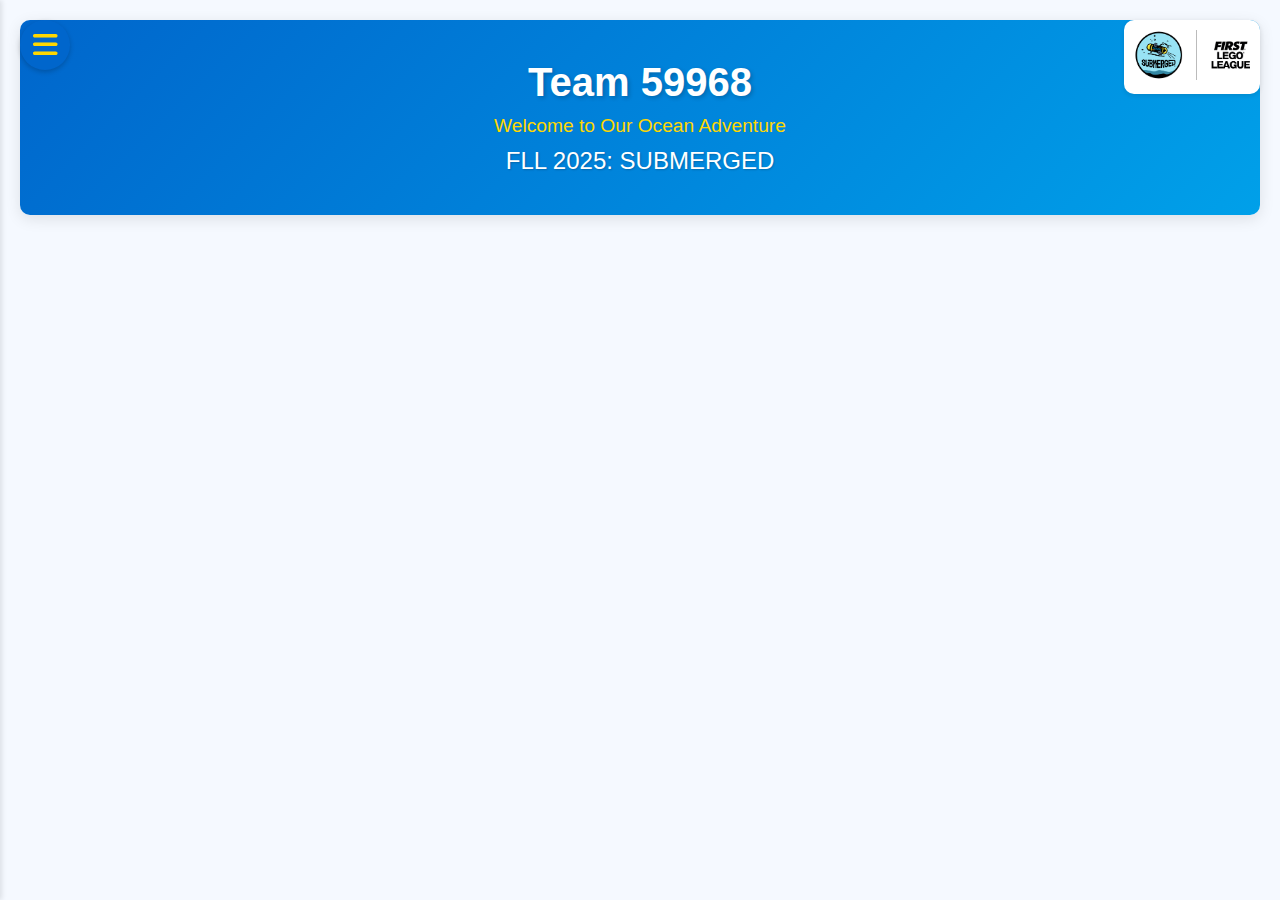
<file: index.html>
<!DOCTYPE html>
<html lang="en">
<head>
    <meta charset="UTF-8">
    <meta name="viewport" content="width=device-width, initial-scale=1.0">
    <title>Team 59968 - FLL Website</title>
    <link rel="stylesheet" href="styles.css">
    <link rel="stylesheet" href="https://cdnjs.cloudflare.com/ajax/libs/font-awesome/6.0.0/css/all.min.css">
</head>
<body>
    <!-- Dynamic Background -->
    <div class="dynamic-background">
        <div class="dynamic-grid"></div>
        <div class="dynamic-particle"></div>
        <div class="dynamic-particle"></div>
        <div class="dynamic-particle"></div>
        <div class="dynamic-particle"></div>
        <div class="dynamic-particle"></div>
    </div>

    <!-- Navigation Menu -->
    <div class="menu-btn">
        <i class="fas fa-bars"></i>
    </div>

    <!-- Sidebar Navigation -->
    <div class="sidebar">
        <div class="sidebar-content">
            <button class="nav-btn home-btn" onclick="window.location.href='index.html'">
                <i class="fas fa-home"></i> Home
            </button>
            <button class="nav-btn" onclick="window.location.href='about.html'">
                <i class="fas fa-info-circle"></i> About Us
            </button>
            <button class="nav-btn" onclick="window.location.href='team.html'">
                <i class="fas fa-users"></i> Team Members
            </button>
            <button class="nav-btn" onclick="window.location.href='contact.html'">
                <i class="fas fa-envelope"></i> Contact Us
            </button>
            <button class="nav-btn" onclick="window.location.href='competition.html'">
                <i class="fas fa-trophy"></i> Competition
            </button>
            <button class="nav-btn" onclick="window.location.href='mechanical.html'">
                <i class="fas fa-robot"></i> Mechanical Arms
            </button>
            <button class="nav-btn" onclick="window.location.href='programs.html'">
                <i class="fas fa-code"></i> Programs
            </button>
        </div>
    </div>

    <!-- Overlay for sidebar -->
    <div class="overlay"></div>

    <!-- Main Content -->
    <div class="main-content">
        <div class="team-banner">
            <h1 class="team-name">Team 59968</h1>
            <div class="welcome-text">Welcome to Our Ocean Adventure</div>
            <div class="season-theme">FLL 2025: SUBMERGED</div>
        </div>

        <div class="logo-container">
            <img src="Submerged.png" alt="FLL Logo" class="fll-logo">
        </div>
    </div>

    <script src="script.js"></script>
</body>
</html>
</file>
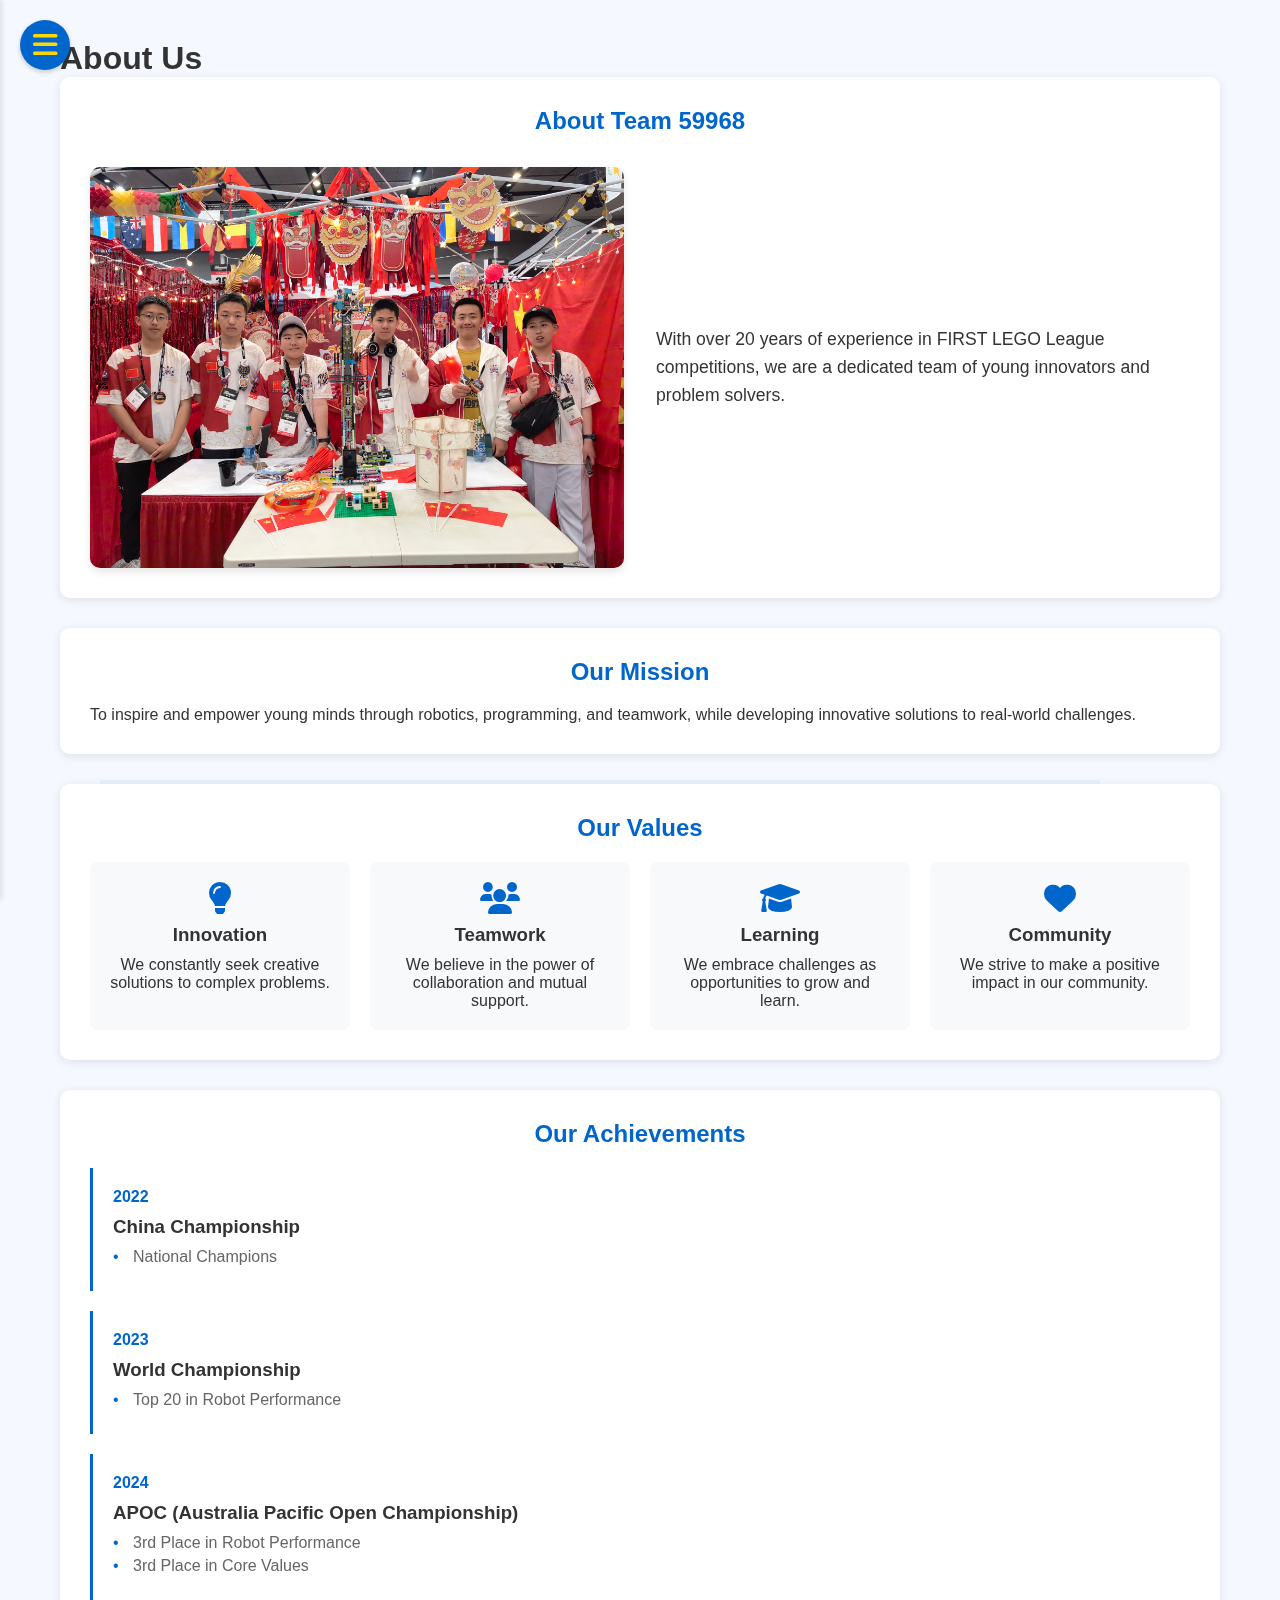
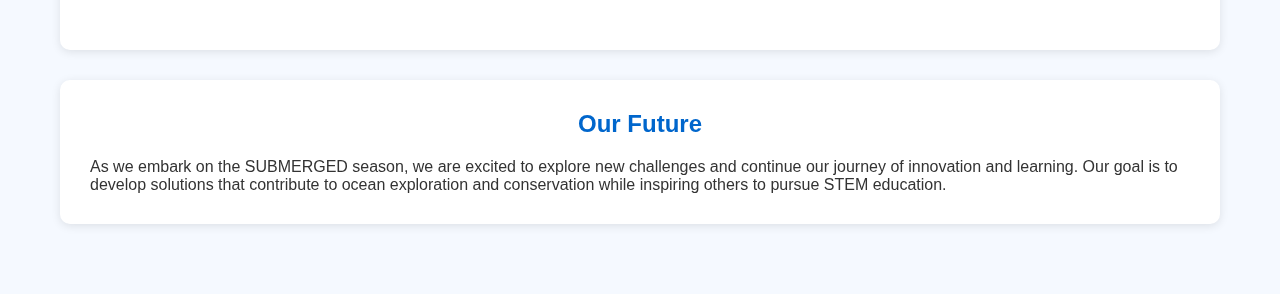
<file: about.html>
<!DOCTYPE html>
<html lang="en">
<head>
    <meta charset="UTF-8">
    <meta name="viewport" content="width=device-width, initial-scale=1.0">
    <title>About Us - FLL Team</title>
    <link rel="stylesheet" href="styles.css">
    <link rel="stylesheet" href="https://cdnjs.cloudflare.com/ajax/libs/font-awesome/6.0.0/css/all.min.css">
</head>
<body>
    <!-- Ocean Background Elements -->
    <div class="ocean-background">
        <div class="wave wave1"></div>
        <div class="wave wave2"></div>
        <div class="wave wave3"></div>
    </div>

    <!-- Navigation Menu -->
    <div class="menu-btn">
        <i class="fas fa-bars"></i>
    </div>

    <!-- Sidebar Navigation -->
    <div class="sidebar">
        <div class="sidebar-content">
            <button class="nav-btn home-btn" onclick="window.location.href='index.html'">
                <i class="fas fa-home"></i> Home
            </button>
            <button class="nav-btn" onclick="window.location.href='about.html'">
                <i class="fas fa-info-circle"></i> About Us
            </button>
            <button class="nav-btn" onclick="window.location.href='team.html'">
                <i class="fas fa-users"></i> Team Members
            </button>
            <button class="nav-btn" onclick="window.location.href='contact.html'">
                <i class="fas fa-envelope"></i> Contact Us
            </button>
            <button class="nav-btn" onclick="window.location.href='competition.html'">
                <i class="fas fa-trophy"></i> Competition
            </button>
        </div>
    </div>

    <!-- Overlay for sidebar -->
    <div class="overlay"></div>

    <!-- Main Content -->
    <div class="main-content">
        <div class="page-container">
            <h1>About Us</h1>
            
            <!-- Team Introduction -->
            <div class="about-section">
                <h2>About Team 59968</h2>
                <div class="about-content">
                    <div class="about-image">
                        <img src="2.jpg" alt="Team 59968" class="team-photo">
                    </div>
                    <div class="about-text">
                        <p>With over 20 years of experience in FIRST LEGO League competitions, we are a dedicated team of young innovators and problem solvers.</p>
                    </div>
                </div>
            </div>

            <!-- Mission Statement -->
            <div class="about-section">
                <h2>Our Mission</h2>
                <p>To inspire and empower young minds through robotics, programming, and teamwork, while developing innovative solutions to real-world challenges.</p>
            </div>

            <!-- Team Values -->
            <div class="about-section">
                <h2>Our Values</h2>
                <div class="values-grid">
                    <div class="value-card">
                        <i class="fas fa-lightbulb"></i>
                        <h3>Innovation</h3>
                        <p>We constantly seek creative solutions to complex problems.</p>
                    </div>
                    <div class="value-card">
                        <i class="fas fa-users"></i>
                        <h3>Teamwork</h3>
                        <p>We believe in the power of collaboration and mutual support.</p>
                    </div>
                    <div class="value-card">
                        <i class="fas fa-graduation-cap"></i>
                        <h3>Learning</h3>
                        <p>We embrace challenges as opportunities to grow and learn.</p>
                    </div>
                    <div class="value-card">
                        <i class="fas fa-heart"></i>
                        <h3>Community</h3>
                        <p>We strive to make a positive impact in our community.</p>
                    </div>
                </div>
            </div>

            <!-- Team Achievements -->
            <div class="about-section">
                <h2>Our Achievements</h2>
                <div class="achievements-timeline">
                    <div class="achievement-item">
                        <span class="achievement-year">2022</span>
                        <div class="achievement-content">
                            <h3>China Championship</h3>
                            <ul>
                                <li>National Champions</li>
                            </ul>
                        </div>
                    </div>
                    <div class="achievement-item">
                        <span class="achievement-year">2023</span>
                        <div class="achievement-content">
                            <h3>World Championship</h3>
                            <ul>
                                <li>Top 20 in Robot Performance</li>
                            </ul>
                        </div>
                    </div>
                    <div class="achievement-item">
                        <span class="achievement-year">2024</span>
                        <div class="achievement-content">
                            <h3>APOC (Australia Pacific Open Championship)</h3>
                            <ul>
                                <li>3rd Place in Robot Performance</li>
                                <li>3rd Place in Core Values</li>
                            </ul>
                        </div>
                    </div>
                </div>
            </div>

            <!-- Future Goals -->
            <div class="about-section">
                <h2>Our Future</h2>
                <p>As we embark on the SUBMERGED season, we are excited to explore new challenges and continue our journey of innovation and learning. Our goal is to develop solutions that contribute to ocean exploration and conservation while inspiring others to pursue STEM education.</p>
            </div>
        </div>
    </div>

    <script src="script.js"></script>
</body>
</html>
</file>
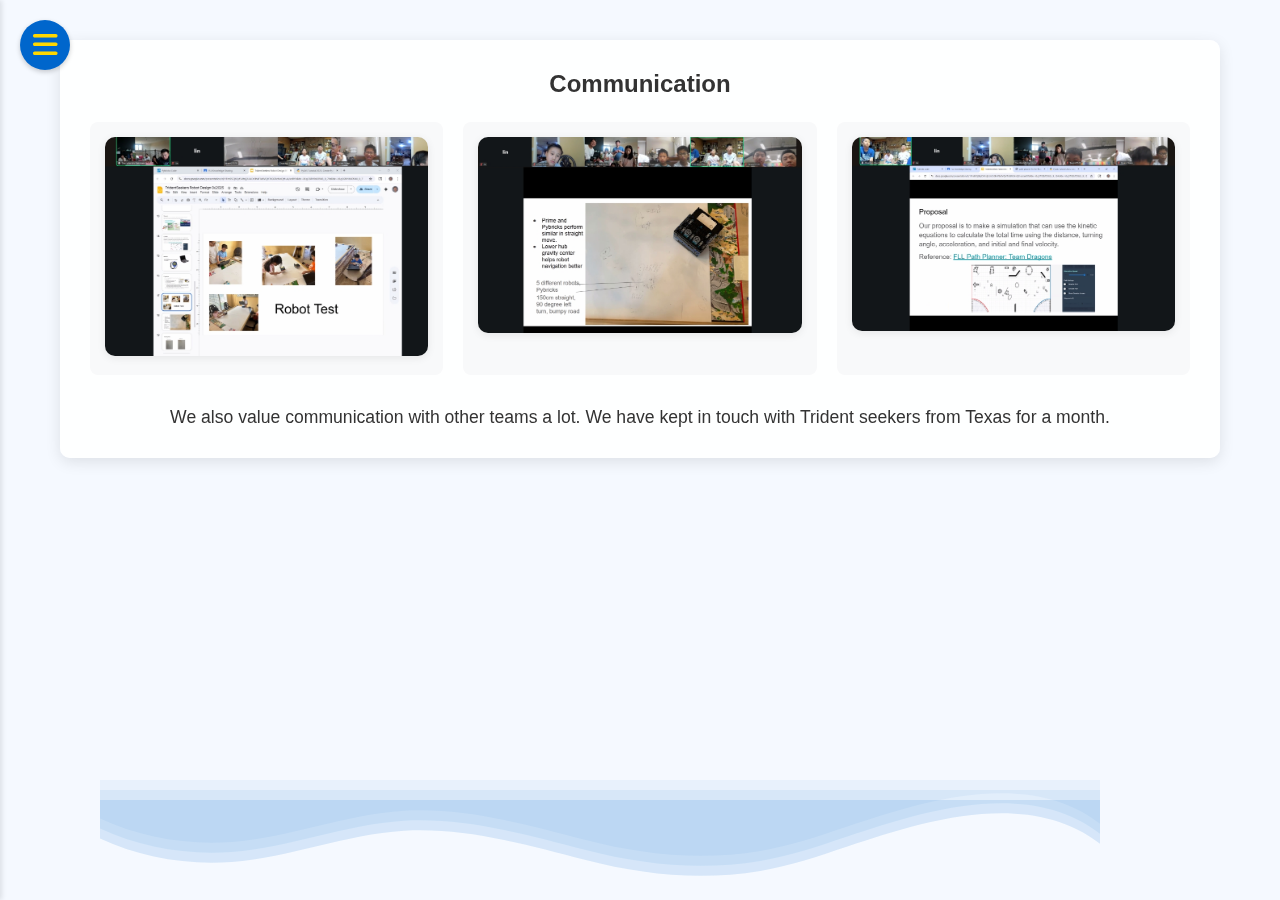
<file: Communication.html>
<!DOCTYPE html>
<html lang="en">
<head>
    <meta charset="UTF-8">
    <meta name="viewport" content="width=device-width, initial-scale=1.0">
    <title>Communication - FLL Team</title>
    <link rel="stylesheet" href="styles.css">
    <link rel="stylesheet" href="https://cdnjs.cloudflare.com/ajax/libs/font-awesome/6.0.0/css/all.min.css">
</head>
<body>
    <div class="ocean-background">
        <div class="wave wave1"></div>
        <div class="wave wave2"></div>
        <div class="wave wave3"></div>
    </div>
    <div class="menu-btn">
        <i class="fas fa-bars"></i>
    </div>
    <div class="sidebar">
        <div class="sidebar-content">
            <button class="nav-btn home-btn" onclick="window.location.href='index.html'">
                <i class="fas fa-home"></i> Home
            </button>
            <button class="nav-btn" onclick="window.location.href='about.html'">
                <i class="fas fa-info-circle"></i> About Us
            </button>
            <button class="nav-btn" onclick="window.location.href='team-members.html'">
                <i class="fas fa-users"></i> Team Members
            </button>
            <button class="nav-btn" onclick="window.location.href='contact.html'">
                <i class="fas fa-envelope"></i> Contact Us
            </button>
            <button class="nav-btn" onclick="window.location.href='competition.html'">
                <i class="fas fa-trophy"></i> Competition
            </button>
            <button class="nav-btn" onclick="window.location.href='Communication.html'">
                <i class="fas fa-comments"></i> Communication
            </button>
        </div>
    </div>
    <div class="overlay"></div>
    <div class="main-content">
        <div class="page-container">
            <div class="content-section">
                <h2 style="text-align:center; margin-bottom: 24px;">Communication</h2>
                <div class="gallery-grid">
                    <div class="gallery-item">
                        <img src="555.jpg" alt="Communication 1" style="width:100%; border-radius:10px; box-shadow:0 2px 8px rgba(0,0,0,0.08);">
                    </div>
                    <div class="gallery-item">
                        <img src="666.jpg" alt="Communication 2" style="width:100%; border-radius:10px; box-shadow:0 2px 8px rgba(0,0,0,0.08);">
                    </div>
                    <div class="gallery-item">
                        <img src="777.jpg" alt="Communication 3" style="width:100%; border-radius:10px; box-shadow:0 2px 8px rgba(0,0,0,0.08);">
                    </div>
                </div>
                <p style="margin: 32px 0 0 0; font-size:1.1em; text-align:center; color:#333;">We also value communication with other teams a lot. We have kept in touch with Trident seekers from Texas for a month.</p>
            </div>
        </div>
    </div>
    <script src="script.js"></script>
</body>
</html>
</file>
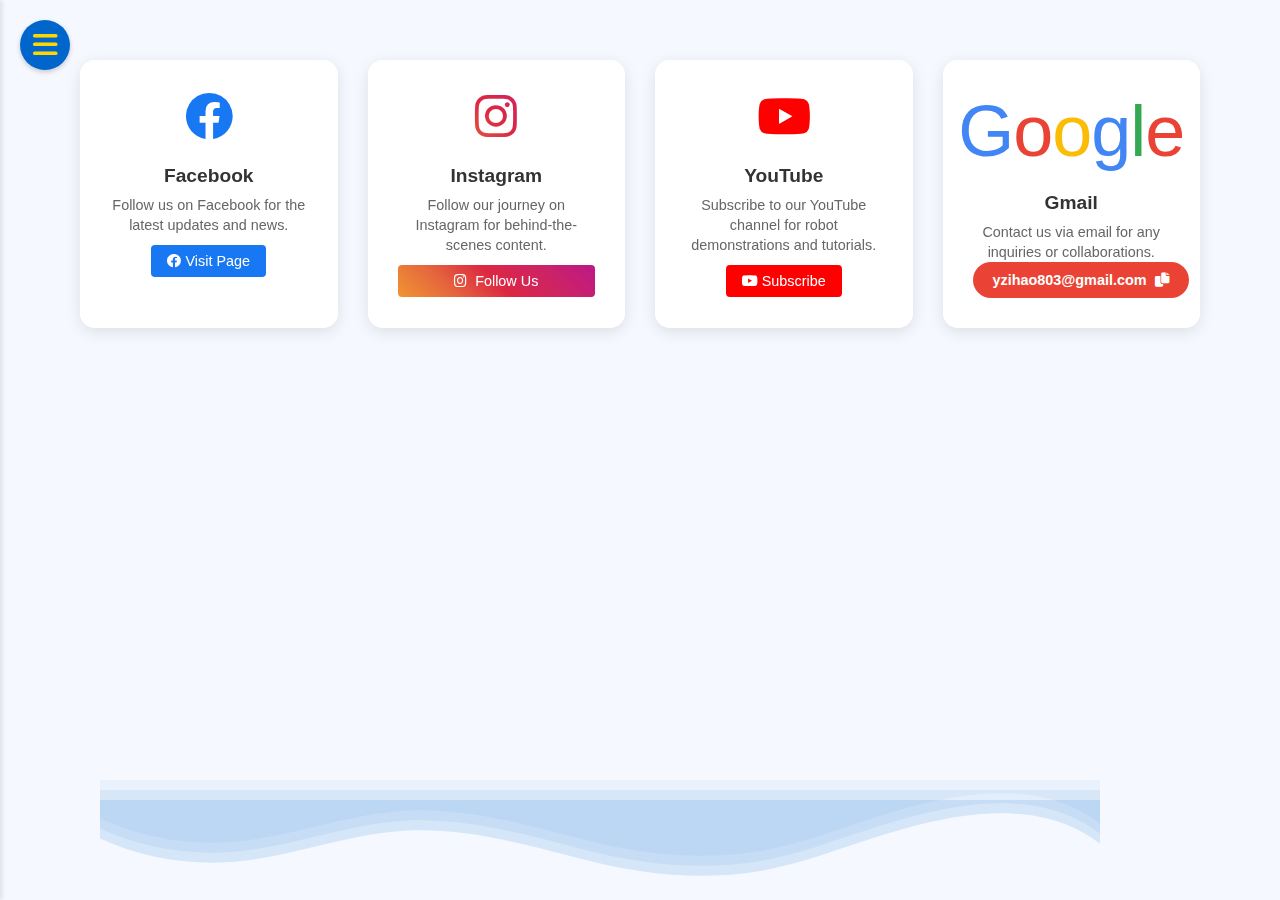
<file: contact.html>
<!DOCTYPE html>
<html lang="en">
<head>
    <meta charset="UTF-8">
    <meta name="viewport" content="width=device-width, initial-scale=1.0">
    <title>Contact Us - FLL Team</title>
    <link rel="stylesheet" href="styles.css">
    <link rel="stylesheet" href="https://cdnjs.cloudflare.com/ajax/libs/font-awesome/6.0.0/css/all.min.css">
</head>
<body>
    <!-- Ocean Background Elements -->
    <div class="ocean-background">
        <div class="wave wave1"></div>
        <div class="wave wave2"></div>
        <div class="wave wave3"></div>
    </div>

    <!-- Navigation Menu -->
    <div class="menu-btn">
        <i class="fas fa-bars"></i>
    </div>

    <!-- Sidebar Navigation -->
    <div class="sidebar">
        <div class="sidebar-content">
            <button class="nav-btn home-btn" onclick="window.location.href='index.html'">
                <i class="fas fa-home"></i> Home
            </button>
            <button class="nav-btn" onclick="window.location.href='about.html'">
                <i class="fas fa-info-circle"></i> About Us
            </button>
            <button class="nav-btn" onclick="window.location.href='team.html'">
                <i class="fas fa-users"></i> Team Members
            </button>
            <button class="nav-btn" onclick="window.location.href='contact.html'">
                <i class="fas fa-envelope"></i> Contact Us
            </button>
            <button class="nav-btn" onclick="window.location.href='competition.html'">
                <i class="fas fa-trophy"></i> Competition
            </button>
        </div>
    </div>

    <!-- Overlay for sidebar -->
    <div class="overlay"></div>

    <!-- Main Content -->
    <div class="main-content">
        <div class="page-container">
            <div class="social-media-grid">
                <!-- Facebook -->
                <div class="social-card facebook">
                    <div class="social-icon">
                        <i class="fab fa-facebook"></i>
                    </div>
                    <div class="social-content">
                        <h3>Facebook</h3>
                        <p>Follow us on Facebook for the latest updates and news.</p>
                        <a href="https://www.facebook.com/profile.php?id=61560417221310" class="social-link" target="_blank">
                            <i class="fab fa-facebook"></i> Visit Page
                        </a>
                    </div>
                </div>

                <!-- Instagram -->
                <div class="social-card instagram">
                    <div class="social-icon">
                        <i class="fab fa-instagram"></i>
                    </div>
                    <div class="social-content">
                        <h3>Instagram</h3>
                        <p>Follow our journey on Instagram for behind-the-scenes content.</p>
                        <a href="https://www.instagram.com/yangzh_0916/" class="social-link" target="_blank">
                            <i class="fab fa-instagram"></i> Follow Us
                        </a>
                    </div>
                </div>

                <!-- YouTube -->
                <div class="social-card youtube">
                    <div class="social-icon">
                        <i class="fab fa-youtube"></i>
                    </div>
                    <div class="social-content">
                        <h3>YouTube</h3>
                        <p>Subscribe to our YouTube channel for robot demonstrations and tutorials.</p>
                        <a href="https://www.youtube.com/@Fllplayer" class="social-link" target="_blank">
                            <i class="fab fa-youtube"></i> Subscribe
                        </a>
                    </div>
                </div>

                <!-- Gmail -->
                <div class="social-card gmail">
                    <div class="social-icon">
                        <div class="google-logo">
                            <span class="google-blue">G</span>
                            <span class="google-red">o</span>
                            <span class="google-yellow">o</span>
                            <span class="google-blue">g</span>
                            <span class="google-green">l</span>
                            <span class="google-red">e</span>
                        </div>
                    </div>
                    <div class="social-content">
                        <h3>Gmail</h3>
                        <p>Contact us via email for any inquiries or collaborations.</p>
                        <div class="email-copy-container">
                            <button class="email-copy-btn" onclick="copyEmail()">
                                <span class="email-text">yzihao803@gmail.com</span>
                                <i class="fas fa-copy"></i>
                            </button>
                            <div class="checkmark-container">
                                <div class="success-circle"></div>
                                <i class="fas fa-check checkmark-icon"></i>
                            </div>
                        </div>
                    </div>
                </div>
            </div>
        </div>
    </div>

    <script src="script.js"></script>
    <script>
        function copyEmail() {
            const email = 'yzihao803@gmail.com';
            const btn = document.querySelector('.email-copy-btn');
            const checkmark = document.querySelector('.checkmark-container');
            const circle = document.querySelector('.success-circle');
            
            navigator.clipboard.writeText(email).then(() => {
                // Hide the copy button
                btn.style.opacity = '0';
                
                // Show the circle first
                checkmark.style.display = 'flex';
                circle.style.opacity = '1';
                
                // Then show the checkmark after circle completes
                setTimeout(() => {
                    const checkmarkIcon = document.querySelector('.checkmark-icon');
                    checkmarkIcon.style.opacity = '1';
                    
                    // Reset after animation
                    setTimeout(() => {
                        circle.style.opacity = '0';
                        checkmarkIcon.style.opacity = '0';
                        setTimeout(() => {
                            checkmark.style.display = 'none';
                            btn.style.opacity = '1';
                        }, 200);
                    }, 1200);
                }, 2400);
            });
        }
    </script>
</body>
</html>
</file>
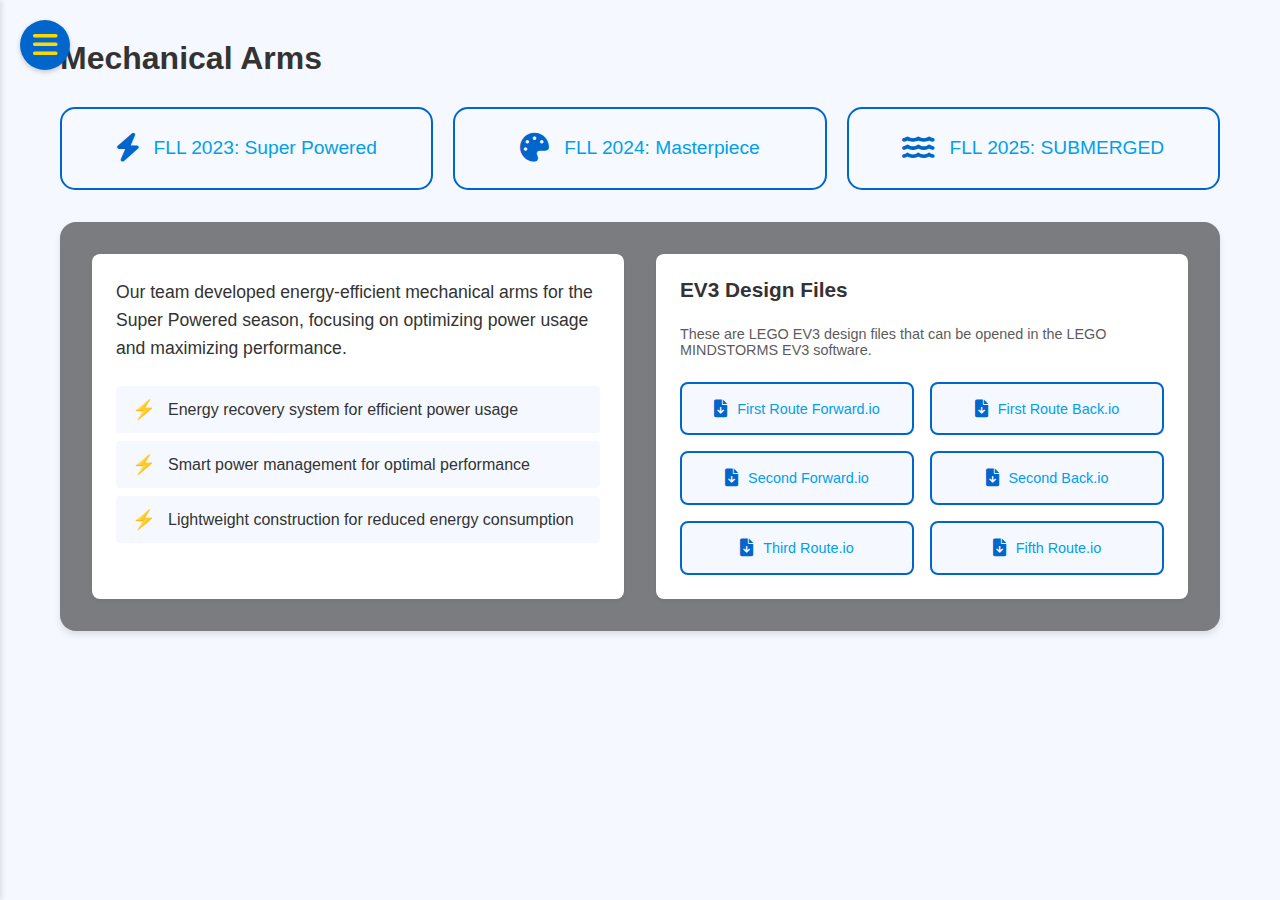
<file: mechanical.html>
<!DOCTYPE html>
<html lang="en">
<head>
    <meta charset="UTF-8">
    <meta name="viewport" content="width=device-width, initial-scale=1.0">
    <title>Mechanical Arms - FLL Team Website</title>
    <link rel="stylesheet" href="styles.css">
    <link rel="stylesheet" href="https://cdnjs.cloudflare.com/ajax/libs/font-awesome/6.0.0/css/all.min.css">
</head>
<body>
    <!-- Dynamic Background -->
    <div class="dynamic-background">
        <div class="dynamic-grid"></div>
        <div class="dynamic-particle"></div>
        <div class="dynamic-particle"></div>
        <div class="dynamic-particle"></div>
        <div class="dynamic-particle"></div>
        <div class="dynamic-particle"></div>
    </div>

    <!-- Navigation Menu -->
    <div class="menu-btn">
        <i class="fas fa-bars"></i>
    </div>

    <!-- Sidebar Navigation -->
    <div class="sidebar">
        <div class="sidebar-content">
            <button class="nav-btn home-btn" onclick="window.location.href='index.html'">
                <i class="fas fa-home"></i> Home
            </button>
            <button class="nav-btn" onclick="window.location.href='about.html'">
                <i class="fas fa-info-circle"></i> About Us
            </button>
            <button class="nav-btn" onclick="window.location.href='team.html'">
                <i class="fas fa-users"></i> Team Members
            </button>
            <button class="nav-btn" onclick="window.location.href='contact.html'">
                <i class="fas fa-envelope"></i> Contact Us
            </button>
            <button class="nav-btn" onclick="window.location.href='competition.html'">
                <i class="fas fa-trophy"></i> Competition
            </button>
            <button class="nav-btn" onclick="window.location.href='mechanical.html'">
                <i class="fas fa-robot"></i> Mechanical Arms
            </button>
            <button class="nav-btn" onclick="window.location.href='programs.html'">
                <i class="fas fa-code"></i> Programs
            </button>
        </div>
    </div>

    <!-- Overlay for sidebar -->
    <div class="overlay"></div>

    <!-- Main Content -->
    <div class="main-content">
        <div class="page-container">
            <h1>Mechanical Arms</h1>
            
            <!-- Branch Selector -->
            <div class="branch-selector">
                <button class="branch-btn" onclick="showBranch('super-powered')">
                    <i class="fas fa-bolt"></i> FLL 2023: Super Powered
                </button>
                <button class="branch-btn" onclick="showBranch('masterpiece')">
                    <i class="fas fa-palette"></i> FLL 2024: Masterpiece
                </button>
                <button class="branch-btn" onclick="showBranch('submerged')">
                    <i class="fas fa-water"></i> FLL 2025: SUBMERGED
                </button>
            </div>

            <!-- Content Areas -->
            <div id="super-powered" class="branch-content" style="display: none;">
                <div class="mechanical-content">
                    <div class="mechanical-description">
                        <p>Our team developed energy-efficient mechanical arms for the Super Powered season, focusing on optimizing power usage and maximizing performance.</p>
                        <ul>
                            <li>Energy recovery system for efficient power usage</li>
                            <li>Smart power management for optimal performance</li>
                            <li>Lightweight construction for reduced energy consumption</li>
                        </ul>
                    </div>

                    <div class="design-files">
                        <h3>EV3 Design Files</h3>
                        <p class="file-description">These are LEGO EV3 design files that can be opened in the LEGO MINDSTORMS EV3 software.</p>
                        <div class="sub-branches">
                            <a class="sub-branch-btn" href="FLL2023 First Route Forward.io" download>
                                <i class="fas fa-file-download"></i>
                                First Route Forward.io
                            </a>
                            <a class="sub-branch-btn" href="FLL2023 First Route Back.io" download>
                                <i class="fas fa-file-download"></i>
                                First Route Back.io
                            </a>
                            <a class="sub-branch-btn" href="FLL2023 Second Route Forward.io" download>
                                <i class="fas fa-file-download"></i>
                                Second Forward.io
                            </a>
                            <a class="sub-branch-btn" href="FLL2023 Second Route Back.io" download>
                                <i class="fas fa-file-download"></i>
                                Second Back.io
                            </a>
                            <a class="sub-branch-btn" href="FLL2023 Third Route.io" download>
                                <i class="fas fa-file-download"></i>
                                Third Route.io
                            </a>
                            <a class="sub-branch-btn" href="FLL2023 Fifth Route.io" download>
                                <i class="fas fa-file-download"></i>
                                Fifth Route.io
                            </a>
                        </div>
                    </div>
                </div>
            </div>

            <div id="masterpiece" class="branch-content" style="display: none;">
                <div class="mechanical-content">
                    <div class="mechanical-description">
                        <p>Coming soon: Masterpiece mechanical arms design and documentation.</p>
                    </div>
                </div>
            </div>

            <div id="submerged" class="branch-content" style="display: none;">
                <div class="mechanical-content">
                    <div class="mechanical-description">
                        <p>Our team is developing advanced mechanical arms for the SUBMERGED season, focusing on underwater exploration and precision control.</p>
                        <ul>
                            <li>Water-resistant design for underwater operations</li>
                            <li>Precision control system for delicate movements</li>
                            <li>Enhanced stability for underwater conditions</li>
                        </ul>
                    </div>

                    <div class="design-files">
                        <h3>EV3 Design Files</h3>
                        <p class="file-description">These are LEGO EV3 design files that can be opened in the LEGO MINDSTORMS EV3 software.</p>
                        <div class="sub-branches">
                            <a class="sub-branch-btn" href="FLL2025 WEO first route.io" download>
                                <i class="fas fa-file-download"></i>
                                First Route.io
                            </a>
                            <a class="sub-branch-btn" href="FLL2025 WEO second route.io" download>
                                <i class="fas fa-file-download"></i>
                                Second Route.io
                            </a>
                            <a class="sub-branch-btn" href="FLL2025 WEO third route.io" download>
                                <i class="fas fa-file-download"></i>
                                Third Route.io
                            </a>
                            <a class="sub-branch-btn" href="FLL2025 WEO forth route.io" download>
                                <i class="fas fa-file-download"></i>
                                Fourth Route.io
                            </a>
                            <a class="sub-branch-btn" href="FLL2025 WEO seventh route.io" download>
                                <i class="fas fa-file-download"></i>
                                Seventh Route.io
                            </a>
                        </div>
                    </div>
                </div>
            </div>
        </div>
    </div>

    <script>
        // Show the selected branch content
        function showBranch(branchId) {
            // Hide all branch contents
            document.querySelectorAll('.branch-content').forEach(content => {
                content.style.display = 'none';
            });
            
            // Show the selected branch content
            document.getElementById(branchId).style.display = 'block';
            
            // Update active button state
            document.querySelectorAll('.branch-btn').forEach(btn => {
                btn.classList.remove('active');
            });
            event.currentTarget.classList.add('active');
        }

        // Show Super Powered content by default
        document.addEventListener('DOMContentLoaded', function() {
            showBranch('super-powered');
        });
    </script>
    <script src="script.js"></script>
</body>
</html>
</file>
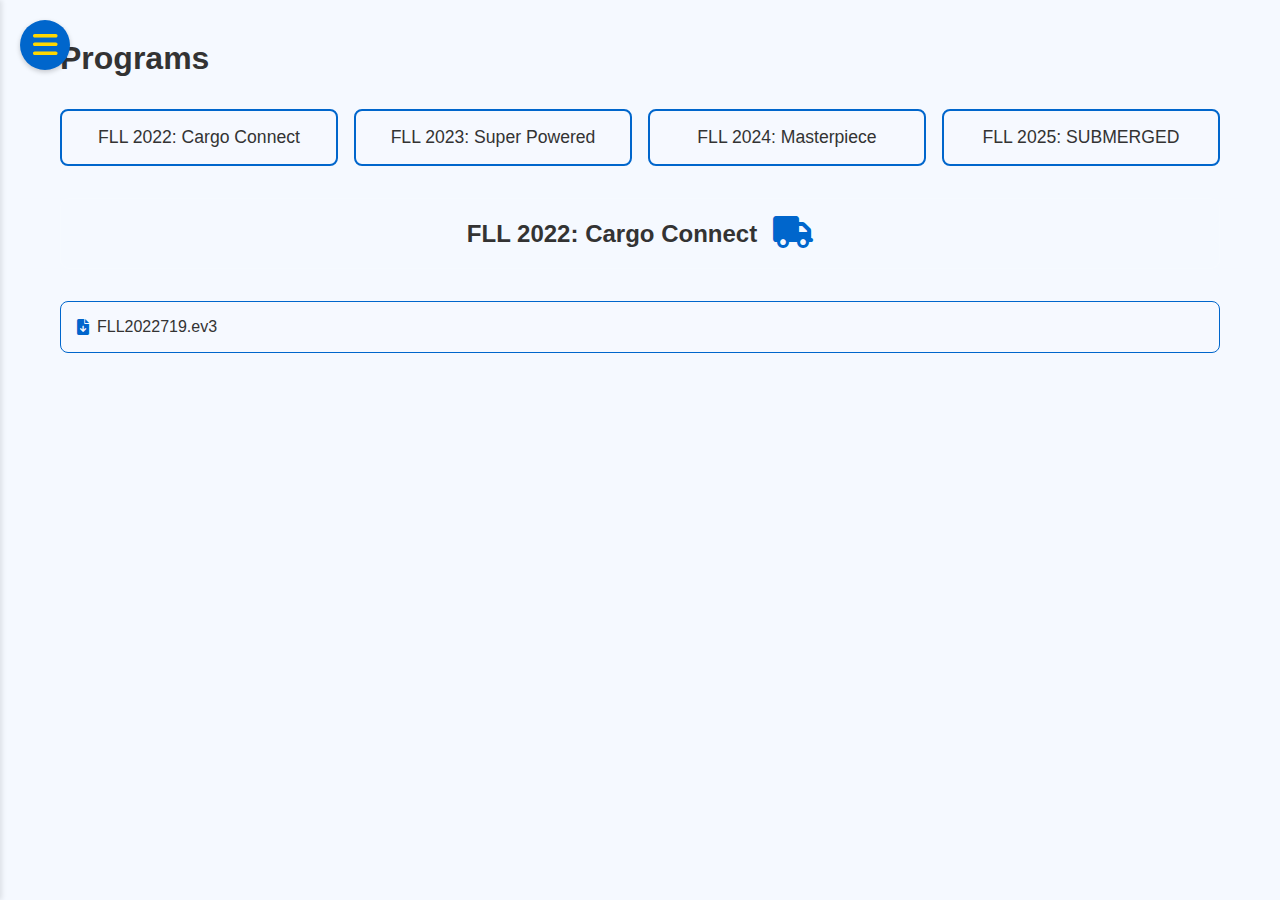
<file: programs.html>
<!DOCTYPE html>
<html lang="en">
<head>
    <meta charset="UTF-8">
    <meta name="viewport" content="width=device-width, initial-scale=1.0">
    <title>Programs - FLL Team Website</title>
    <link rel="stylesheet" href="styles.css">
    <link rel="stylesheet" href="https://cdnjs.cloudflare.com/ajax/libs/font-awesome/6.0.0/css/all.min.css">
</head>
<body>
    <!-- Dynamic Background -->
    <div class="dynamic-background">
        <div class="dynamic-grid"></div>
        <div class="dynamic-particle"></div>
        <div class="dynamic-particle"></div>
        <div class="dynamic-particle"></div>
        <div class="dynamic-particle"></div>
        <div class="dynamic-particle"></div>
    </div>

    <!-- Navigation Menu -->
    <div class="menu-btn">
        <i class="fas fa-bars"></i>
    </div>

    <!-- Sidebar Navigation -->
    <div class="sidebar">
        <div class="sidebar-content">
            <button class="nav-btn home-btn" onclick="window.location.href='index.html'">
                <i class="fas fa-home"></i> Home
            </button>
            <button class="nav-btn" onclick="window.location.href='about.html'">
                <i class="fas fa-info-circle"></i> About Us
            </button>
            <button class="nav-btn" onclick="window.location.href='team.html'">
                <i class="fas fa-users"></i> Team Members
            </button>
            <button class="nav-btn" onclick="window.location.href='contact.html'">
                <i class="fas fa-envelope"></i> Contact Us
            </button>
            <button class="nav-btn" onclick="window.location.href='competition.html'">
                <i class="fas fa-trophy"></i> Competition
            </button>
            <button class="nav-btn" onclick="window.location.href='mechanical.html'">
                <i class="fas fa-robot"></i> Mechanical Arms
            </button>
            <button class="nav-btn" onclick="window.location.href='programs.html'">
                <i class="fas fa-code"></i> Programs
            </button>
        </div>
    </div>

    <!-- Overlay for sidebar -->
    <div class="overlay"></div>

    <!-- Main Content -->
    <div class="main-content">
        <div class="page-container">
            <h1>Programs</h1>
            
            <!-- Season Selector -->
            <div class="season-selector">
                <button class="season-btn" onclick="showSeason('cargo-connect')">FLL 2022: Cargo Connect</button>
                <button class="season-btn" onclick="showSeason('super-powered')">FLL 2023: Super Powered</button>
                <button class="season-btn" onclick="showSeason('masterpiece')">FLL 2024: Masterpiece</button>
                <button class="season-btn" onclick="showSeason('submerged')">FLL 2025: SUBMERGED</button>
            </div>

            <!-- Season Content -->
            <div class="season-content">
                <!-- Cargo Connect (2022) -->
                <div id="cargo-connect" class="season-section">
                    <div class="season-header">
                        <h2>FLL 2022: Cargo Connect</h2>
                        <div class="season-icon">
                            <i class="fas fa-truck"></i>
                        </div>
                    </div>
                    <div class="program-files">
                        <a class="file-btn" href="FLL2022719.ev3" download>
                            <i class="fas fa-file-download"></i>
                            FLL2022719.ev3
                        </a>
                    </div>
                </div>

                <!-- Super Powered (2023) -->
                <div id="super-powered" class="season-section">
                    <div class="season-header">
                        <h2>FLL 2023: Super Powered</h2>
                        <div class="season-icon">
                            <i class="fas fa-bolt"></i>
                        </div>
                    </div>
                    <div class="program-files">
                        <a class="file-btn" href="Fll45.ev3" download>
                            <i class="fas fa-file-download"></i>
                            Fll45.ev3
                        </a>
                        <a class="file-btn" href="0406.ev3" download>
                            <i class="fas fa-file-download"></i>
                            0406.ev3
                        </a>
                    </div>
                </div>

                <!-- Masterpiece (2024) -->
                <div id="masterpiece" class="season-section">
                    <div class="season-header">
                        <h2>FLL 2024: Masterpiece</h2>
                        <div class="season-icon">
                            <i class="fas fa-palette"></i>
                        </div>
                    </div>
                    <div class="program-files">
                        <a class="file-btn" href="FLL20240613.ev3" download>
                            <i class="fas fa-file-download"></i>
                            FLL20240613.ev3
                        </a>
                    </div>
                </div>

                <!-- SUBMERGED (2025) -->
                <div id="submerged" class="season-section">
                    <div class="season-header">
                        <h2>FLL 2025: SUBMERGED</h2>
                        <div class="season-icon">
                            <i class="fas fa-water"></i>
                        </div>
                    </div>
                    <div class="program-files">
                        <a class="file-btn" href="BYFLL.ev3" download>
                            <i class="fas fa-file-download"></i>
                            BYFLL.ev3
                        </a>
                    </div>
                </div>
            </div>
        </div>
    </div>

    <script>
        // Show the first season by default
        document.addEventListener('DOMContentLoaded', function() {
            showSeason('cargo-connect');
        });

        function showSeason(seasonId) {
            // Get all season sections
            const sections = document.querySelectorAll('.season-section');
            const selectedSection = document.getElementById(seasonId);

            // Hide all sections immediately
            sections.forEach(section => {
                if (section !== selectedSection) {
                    section.style.display = 'none';
                }
            });

            // Show and fade in the selected section
            selectedSection.style.display = 'block';
            // Small delay to ensure display: block is applied before the transition
            setTimeout(() => {
                selectedSection.style.opacity = '1';
                selectedSection.style.transform = 'translateY(0)';
            }, 50);

            // Update button styles
            document.querySelectorAll('.season-btn').forEach(btn => {
                btn.classList.remove('active');
            });
            event.target.classList.add('active');
        }
    </script>
    <script src="script.js"></script>
</body>
</html>
</file>
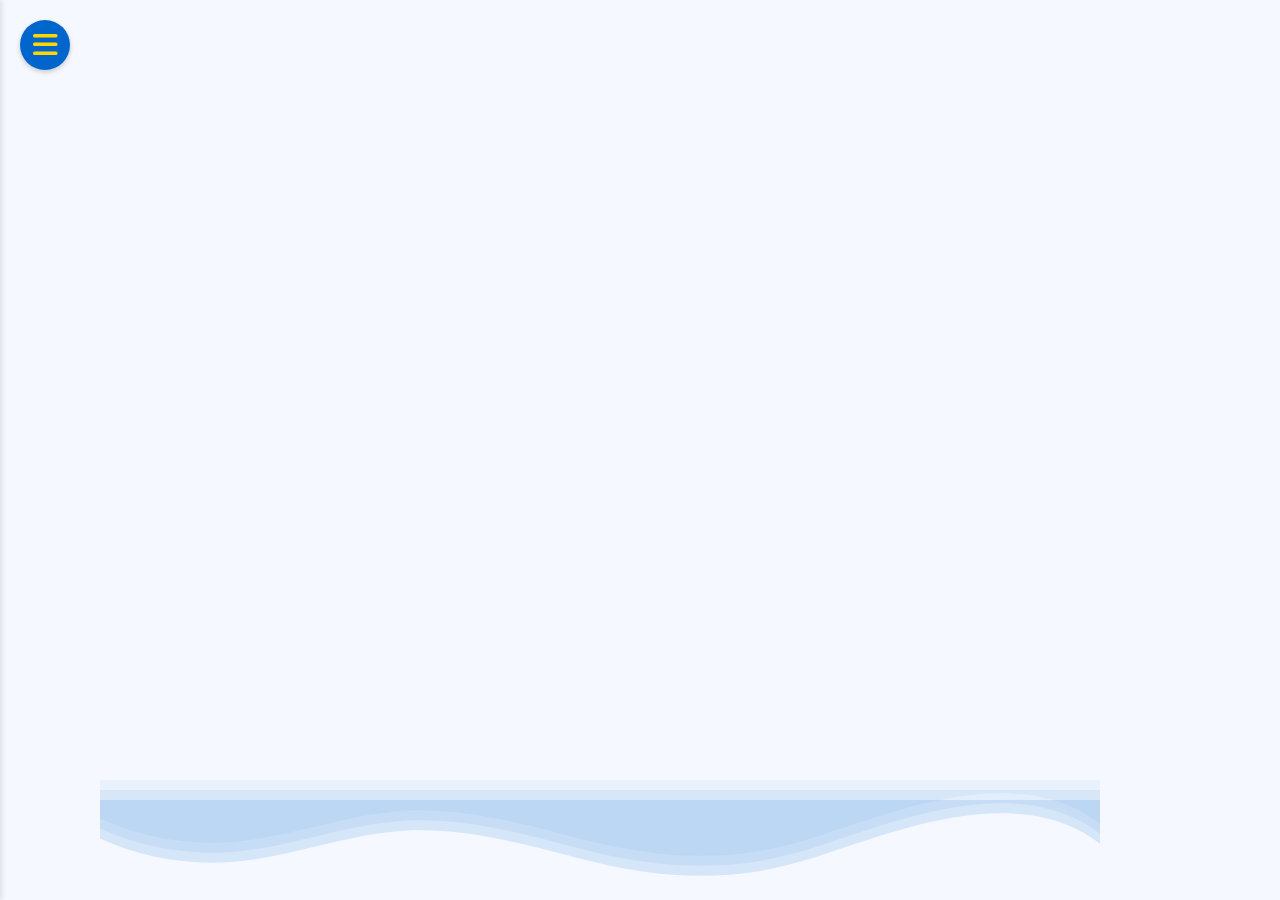
<file: team.html>
<!DOCTYPE html>
<html lang="en">
<head>
    <meta charset="UTF-8">
    <meta name="viewport" content="width=device-width, initial-scale=1.0">
    <title>Team Members - FLL Team</title>
    <link rel="stylesheet" href="styles.css">
    <link rel="stylesheet" href="https://cdnjs.cloudflare.com/ajax/libs/font-awesome/6.0.0/css/all.min.css">
</head>
<body>
    <!-- Ocean Background Elements -->
    <div class="ocean-background">
        <div class="wave wave1"></div>
        <div class="wave wave2"></div>
        <div class="wave wave3"></div>
    </div>

    <!-- Navigation Menu -->
    <div class="menu-btn">
        <i class="fas fa-bars"></i>
    </div>

    <!-- Sidebar Navigation -->
    <div class="sidebar">
        <div class="sidebar-content">
            <button class="nav-btn home-btn" onclick="window.location.href='index.html'">
                <i class="fas fa-home"></i> Home
            </button>
            <button class="nav-btn" onclick="window.location.href='about.html'">
                <i class="fas fa-info-circle"></i> About Us
            </button>
            <button class="nav-btn" onclick="window.location.href='team.html'">
                <i class="fas fa-users"></i> Team Members
            </button>
            <button class="nav-btn" onclick="window.location.href='contact.html'">
                <i class="fas fa-envelope"></i> Contact Us
            </button>
            <button class="nav-btn" onclick="window.location.href='competition.html'">
                <i class="fas fa-trophy"></i> Competition
            </button>
        </div>
    </div>

    <!-- Overlay for sidebar -->
    <div class="overlay"></div>

    <!-- Main Content -->
    <div class="main-content">
        <div class="page-container">
            <div class="team-grid">
                <!-- Team member cards will go here -->
            </div>
        </div>
    </div>

    <script src="script.js"></script>
</body>
</html>
</file>
<file: styles.css>
:root {
    --primary-color: #0066cc;  /* Ocean blue */
    --secondary-color: #00a0e9;  /* Light blue */
    --accent-color: #ffd700;  /* Gold */
    --text-color: #333333;
    --background-color: #f5f9ff;
    --overlay-color: rgba(0, 0, 0, 0.5);
    --wave-color: rgba(0, 102, 204, 0.1);
}

* {
    margin: 0;
    padding: 0;
    box-sizing: border-box;
    font-family: 'Arial', sans-serif;
}

body {
    background-color: var(--background-color);
    color: var(--text-color);
    overflow-x: hidden;
    position: relative;
}

/* Ocean Background */
.ocean-background {
    position: fixed;
    bottom: 0;
    left: 0;
    width: 100%;
    height: 100%;
    z-index: -1;
}

.wave {
    position: absolute;
    bottom: 0;
    left: 0;
    width: 100%;
    height: 100px;
    background: url('data:image/svg+xml;utf8,<svg viewBox="0 0 1200 120" xmlns="http://www.w3.org/2000/svg"><path d="M0,0V46.29c47.79,22.2,103.59,32.17,158,28,70.36-5.37,136.33-33.31,206.8-37.5C438.64,32.43,512.34,53.67,583,72.05c69.27,18,138.3,24.88,209.4,13.08,36.15-6,69.85-17.84,104.45-29.34C989.49,25,1113-14.29,1200,52.47V0Z" fill="%230066cc" opacity=".25"/></svg>');
    background-size: 1200px 100px;
    animation: wave 10s linear infinite;
}

.wave1 {
    bottom: 0;
    opacity: 0.5;
}

.wave2 {
    bottom: 10px;
    opacity: 0.3;
    animation-delay: -5s;
}

.wave3 {
    bottom: 20px;
    opacity: 0.2;
    animation-delay: -2s;
}

@keyframes wave {
    0% { background-position-x: 0; }
    100% { background-position-x: 1200px; }
}

/* Menu Button */
.menu-btn {
    position: fixed;
    top: 20px;
    left: 20px;
    font-size: 28px;
    cursor: pointer;
    z-index: 1000;
    color: var(--accent-color);
    background-color: var(--primary-color);
    width: 50px;
    height: 50px;
    border-radius: 50%;
    display: flex;
    align-items: center;
    justify-content: center;
    box-shadow: 0 2px 5px rgba(0, 0, 0, 0.2);
    transition: transform 0.3s ease;
}

.menu-btn:hover {
    transform: scale(1.1);
}

/* Sidebar */
.sidebar {
    position: fixed;
    top: 0;
    left: -300px;
    width: 300px;
    height: 100vh;
    background-color: rgba(255, 255, 255, 0.95);
    box-shadow: 2px 0 5px rgba(0, 0, 0, 0.1);
    transition: left 0.3s ease;
    z-index: 1001;
    backdrop-filter: blur(5px);
}

.sidebar.active {
    left: 0;
}

.sidebar-content {
    padding: 80px 20px 20px;
    height: 100%;
    overflow-y: auto;
    display: flex;
    flex-direction: column;
    gap: 8px;
}

.nav-btn {
    display: flex;
    align-items: center;
    width: 100%;
    padding: 12px 15px;
    margin: 0;
    background-color: var(--primary-color);
    color: white;
    border: none;
    border-radius: 5px;
    cursor: pointer;
    font-size: 1em;
    transition: all 0.3s ease;
    text-align: left;
    white-space: nowrap;
    overflow: hidden;
    text-overflow: ellipsis;
}

.nav-btn.home-btn {
    background-color: var(--accent-color);
    color: var(--text-color);
    font-weight: bold;
}

.nav-btn.home-btn:hover {
    background-color: #ffc107;
    transform: translateX(10px);
}

.nav-btn i {
    margin-right: 12px;
    font-size: 1.2em;
    width: 20px;
    text-align: center;
    flex-shrink: 0;
}

.nav-btn:hover {
    background-color: var(--secondary-color);
    transform: translateX(10px);
}

/* Overlay */
.overlay {
    position: fixed;
    top: 0;
    left: 0;
    width: 100%;
    height: 100%;
    background-color: var(--overlay-color);
    opacity: 0;
    visibility: hidden;
    transition: opacity 0.3s ease, visibility 0.3s ease;
    z-index: 999;
}

.overlay.active {
    opacity: 1;
    visibility: visible;
}

/* Main Content */
.main-content {
    padding: 20px;
    transition: margin-left 0.3s ease;
}

/* Team Banner */
.team-banner {
    text-align: center;
    padding: 40px 20px;
    background: linear-gradient(135deg, var(--primary-color), var(--secondary-color));
    color: white;
    border-radius: 10px;
    margin-bottom: 30px;
    position: relative;
    box-shadow: 0 4px 15px rgba(0, 0, 0, 0.1);
}

.team-name {
    font-size: 2.5em;
    margin-bottom: 10px;
    text-shadow: 2px 2px 4px rgba(0, 0, 0, 0.2);
}

.welcome-text {
    font-size: 1.2em;
    color: var(--accent-color);
    margin-bottom: 10px;
}

.season-theme {
    font-size: 1.5em;
    color: white;
    text-shadow: 1px 1px 2px rgba(0, 0, 0, 0.2);
}

/* FLL Logo */
.logo-container {
    position: fixed;
    top: 20px;
    right: 20px;
    z-index: 1000;
    background: white;
    padding: 10px;
    border-radius: 10px;
    box-shadow: 0 2px 5px rgba(0, 0, 0, 0.1);
}

.fll-logo {
    height: 50px;
    width: auto;
}

/* Ocean Elements */
.ocean-elements {
    position: fixed;
    width: 100%;
    height: 100%;
    pointer-events: none;
    z-index: -1;
}

.fish {
    position: absolute;
    width: 30px;
    height: 20px;
    background: var(--accent-color);
    border-radius: 50%;
    animation: swim 15s linear infinite;
}

.fish1 {
    top: 20%;
    left: -30px;
    animation-delay: 0s;
}

.fish2 {
    top: 60%;
    left: -30px;
    animation-delay: -7s;
}

.bubble {
    position: absolute;
    width: 10px;
    height: 10px;
    background: rgba(255, 255, 255, 0.5);
    border-radius: 50%;
    animation: float 8s linear infinite;
}

.bubble1 {
    left: 10%;
    bottom: -10px;
    animation-delay: 0s;
}

.bubble2 {
    left: 30%;
    bottom: -10px;
    animation-delay: -2s;
}

.bubble3 {
    left: 50%;
    bottom: -10px;
    animation-delay: -4s;
}

@keyframes swim {
    0% { transform: translateX(-30px); }
    100% { transform: translateX(calc(100vw + 30px)); }
}

@keyframes float {
    0% { transform: translateY(0) scale(1); opacity: 0; }
    50% { transform: translateY(-50vh) scale(1.5); opacity: 0.5; }
    100% { transform: translateY(-100vh) scale(2); opacity: 0; }
}

/* Responsive Design */
@media (max-width: 768px) {
    .team-name {
        font-size: 2em;
    }
    
    .sidebar {
        width: 250px;
    }
}

/* Page Containers */
.page-container {
    max-width: 1200px;
    margin: 0 auto;
    padding: 20px;
}

/* Content Sections */
.content-section {
    background: rgba(255, 255, 255, 0.9);
    border-radius: 10px;
    padding: 30px;
    margin-bottom: 30px;
    box-shadow: 0 4px 15px rgba(0, 0, 0, 0.1);
}

/* Team Grid */
.team-grid {
    display: grid;
    grid-template-columns: repeat(auto-fit, minmax(250px, 1fr));
    gap: 20px;
    padding: 20px;
}

/* Contact Form */
.contact-form {
    background: rgba(255, 255, 255, 0.9);
    border-radius: 10px;
    padding: 30px;
    margin-bottom: 30px;
    box-shadow: 0 4px 15px rgba(0, 0, 0, 0.1);
}

.contact-info {
    background: rgba(255, 255, 255, 0.9);
    border-radius: 10px;
    padding: 30px;
    margin-bottom: 30px;
    box-shadow: 0 4px 15px rgba(0, 0, 0, 0.1);
}

/* Competition Sections */
.competition-header {
    text-align: center;
    padding: 30px;
    background: linear-gradient(135deg, var(--primary-color), var(--secondary-color));
    color: white;
    border-radius: 10px;
    margin-bottom: 30px;
}

.competition-header h2 {
    font-size: 2em;
    margin-bottom: 10px;
}

.competition-timeline {
    background: white;
    padding: 30px;
    border-radius: 10px;
    margin-bottom: 30px;
    box-shadow: 0 2px 10px rgba(0, 0, 0, 0.1);
}

.competition-timeline ul {
    list-style: none;
    padding: 0;
}

.competition-timeline li {
    position: relative;
    padding: 20px;
    border-left: 3px solid var(--primary-color);
    margin-bottom: 20px;
}

.timeline-date {
    font-weight: bold;
    color: var(--primary-color);
    display: block;
    margin-bottom: 5px;
}

.timeline-event {
    font-size: 1.2em;
    font-weight: bold;
    display: block;
    margin-bottom: 5px;
}

.timeline-description {
    color: #666;
    line-height: 1.5;
}

.competition-achievements {
    background: white;
    padding: 30px;
    border-radius: 10px;
    margin-bottom: 30px;
    box-shadow: 0 2px 10px rgba(0, 0, 0, 0.1);
}

.achievements-grid {
    display: grid;
    grid-template-columns: repeat(auto-fit, minmax(250px, 1fr));
    gap: 20px;
    margin-top: 20px;
}

.achievement-card {
    background: #f8f9fa;
    padding: 20px;
    border-radius: 8px;
    text-align: center;
    transition: transform 0.3s ease;
}

.achievement-card:hover {
    transform: translateY(-5px);
}

.achievement-card i {
    font-size: 2em;
    color: var(--primary-color);
    margin-bottom: 10px;
}

.achievement-card h4 {
    margin-bottom: 10px;
    color: var(--text-color);
}

.competition-gallery {
    background: white;
    padding: 30px;
    border-radius: 10px;
    box-shadow: 0 2px 10px rgba(0, 0, 0, 0.1);
}

.gallery-grid {
    display: grid;
    grid-template-columns: repeat(auto-fit, minmax(300px, 1fr));
    gap: 20px;
    margin-top: 20px;
}

.gallery-item {
    background: #f8f9fa;
    padding: 15px;
    border-radius: 8px;
    text-align: center;
}

.gallery-item video {
    width: 100%;
    border-radius: 4px;
    margin-bottom: 10px;
}

.gallery-item p {
    color: #666;
    margin-top: 10px;
}

/* About Page Styles */
.about-section {
    background: white;
    padding: 30px;
    border-radius: 10px;
    margin-bottom: 30px;
    box-shadow: 0 2px 10px rgba(0, 0, 0, 0.1);
}

.about-section h2 {
    color: var(--primary-color);
    margin-bottom: 20px;
    text-align: center;
}

.values-grid {
    display: grid;
    grid-template-columns: repeat(auto-fit, minmax(200px, 1fr));
    gap: 20px;
    margin-top: 20px;
}

.value-card {
    background: #f8f9fa;
    padding: 20px;
    border-radius: 8px;
    text-align: center;
    transition: transform 0.3s ease;
}

.value-card:hover {
    transform: translateY(-5px);
}

.value-card i {
    font-size: 2em;
    color: var(--primary-color);
    margin-bottom: 10px;
}

.value-card h3 {
    margin-bottom: 10px;
    color: var(--text-color);
}

.achievements-timeline {
    margin-top: 20px;
}

.achievement-item {
    position: relative;
    padding: 20px;
    border-left: 3px solid var(--primary-color);
    margin-bottom: 20px;
}

.achievement-year {
    font-weight: bold;
    color: var(--primary-color);
    display: block;
    margin-bottom: 10px;
}

.achievement-content h3 {
    margin-bottom: 10px;
    color: var(--text-color);
}

.achievement-content ul {
    list-style: none;
    padding: 0;
}

.achievement-content li {
    margin-bottom: 5px;
    color: #666;
    padding-left: 20px;
    position: relative;
}

.achievement-content li::before {
    content: "•";
    color: var(--primary-color);
    position: absolute;
    left: 0;
}

@media (max-width: 768px) {
    .competition-timeline li,
    .achievement-item {
        padding: 15px;
    }
    
    .gallery-grid,
    .values-grid,
    .achievements-grid {
        grid-template-columns: 1fr;
    }
}

/* Social Media Grid */
.social-media-grid {
    display: grid;
    grid-template-columns: repeat(auto-fit, minmax(250px, 1fr));
    gap: 30px;
    padding: 20px;
}

.social-card {
    background: rgba(255, 255, 255, 0.95);
    border-radius: 15px;
    padding: 30px;
    text-align: center;
    transition: transform 0.3s ease, box-shadow 0.3s ease;
    position: relative;
    overflow: hidden;
    box-shadow: 0 4px 15px rgba(0, 0, 0, 0.1);
}

.social-card:hover {
    transform: translateY(-10px);
    box-shadow: 0 8px 25px rgba(0, 0, 0, 0.2);
}

.social-icon {
    font-size: 3em;
    margin-bottom: 20px;
    transition: transform 0.3s ease;
}

.social-card:hover .social-icon {
    transform: scale(1.2);
}

.social-content h3 {
    font-size: 1.2em;
    margin-bottom: 8px;
    color: var(--text-color);
}

.social-content p {
    font-size: 0.9em;
    color: #666;
    line-height: 1.4;
}

.social-link {
    display: inline-block;
    padding: 8px 16px;
    background-color: rgba(255, 255, 255, 0.9);
    color: var(--text-color);
    text-decoration: none;
    border-radius: 4px;
    font-size: 0.9em;
    transition: all 0.3s ease;
    margin-top: 10px;
}

/* Facebook Card */
.facebook .social-icon {
    color: #1877f2;
}

.facebook .social-link {
    background: #1877f2;
    color: white;
}

.facebook .social-link:hover {
    background: #166fe5;
}

/* Instagram Card */
.instagram .social-icon {
    background: linear-gradient(45deg, #f09433 0%, #e6683c 25%, #dc2743 50%, #cc2366 75%, #bc1888 100%);
    -webkit-background-clip: text;
    background-clip: text;
    color: transparent;
    font-size: 3em;
    margin-bottom: 20px;
    transition: transform 0.3s ease;
}

.instagram .social-link {
    background: linear-gradient(45deg, #f09433 0%, #e6683c 25%, #dc2743 50%, #cc2366 75%, #bc1888 100%);
    color: white;
    display: flex;
    align-items: center;
    justify-content: center;
    gap: 8px;
}

.instagram .social-link:hover {
    background: linear-gradient(45deg, #e6683c 0%, #dc2743 25%, #cc2366 50%, #bc1888 75%, #a3126a 100%);
}

/* YouTube Card */
.youtube .social-icon {
    color: #ff0000;
}

.youtube .social-link {
    background: #ff0000;
    color: white;
}

.youtube .social-link:hover {
    background: #e60000;
}

/* Gmail Card */
.gmail .social-icon {
    color: #EA4335;
    font-size: 3em;
    margin-bottom: 20px;
    transition: transform 0.3s ease;
}

.gmail .email-copy-btn {
    display: flex;
    align-items: center;
    justify-content: center;
    gap: 8px;
    padding: 10px 20px;
    background: #EA4335;
    color: white;
    border: none;
    border-radius: 25px;
    cursor: pointer;
    transition: all 0.3s ease;
    text-decoration: none;
    font-weight: bold;
    width: auto;
    margin: 0 auto;
}

.gmail .email-copy-btn:hover {
    background: #D33426;
    transform: translateY(-2px);
}

.gmail .email-text {
    color: white;
    font-family: inherit;
    font-size: 1em;
}

.gmail .copy-icon {
    color: white;
    font-size: 1em;
}

.gmail .success-icon {
    display: none;
}

.email-container {
    background-color: rgba(255, 255, 255, 0.9);
    padding: 20px;
    border-radius: 8px;
    box-shadow: 0 2px 5px rgba(0, 0, 0, 0.1);
    margin-top: 20px;
    display: flex;
    flex-direction: column;
    align-items: center;
}

.email-address {
    font-size: 1.1em;
    color: var(--text-color);
    margin-bottom: 15px;
    padding: 10px;
    background-color: rgba(255, 255, 255, 0.8);
    border-radius: 4px;
    width: 100%;
    text-align: center;
}

.copy-btn {
    background-color: #6BCB77;
    color: white;
    border: none;
    padding: 8px 16px;
    border-radius: 4px;
    cursor: pointer;
    font-size: 0.9em;
    transition: all 0.3s ease;
    display: flex;
    align-items: center;
    gap: 8px;
}

.copy-btn:hover {
    background: #D33426;
    transform: translateY(-2px);
}

.copy-btn i {
    font-size: 0.9em;
}

.mechanical-content {
    display: grid;
    grid-template-columns: 1fr 1fr;
    gap: 2rem;
    padding: 2rem;
    background: var(--overlay-color);
    border-radius: 1rem;
    box-shadow: 0 4px 6px rgba(0, 0, 0, 0.1);
}

.mechanical-description {
    padding: 1.5rem;
    background: white;
    border-radius: 0.5rem;
    box-shadow: 0 2px 4px rgba(0, 0, 0, 0.05);
}

.mechanical-description p {
    font-size: 1.1rem;
    line-height: 1.6;
    color: var(--text-color);
    margin-bottom: 1.5rem;
}

.mechanical-description ul {
    list-style-type: none;
    padding: 0;
}

.mechanical-description li {
    padding: 0.75rem 1rem;
    margin-bottom: 0.5rem;
    background: var(--background-color);
    border-radius: 0.25rem;
    display: flex;
    align-items: center;
    gap: 0.75rem;
}

.mechanical-description li::before {
    content: "⚡";
    font-size: 1.2rem;
}

.design-files {
    padding: 1.5rem;
    background: white;
    border-radius: 0.5rem;
    box-shadow: 0 2px 4px rgba(0, 0, 0, 0.05);
}

.design-files h3 {
    color: var(--text-color);
    margin-bottom: 1.5rem;
    font-size: 1.3rem;
}

.design-files ul {
    list-style: none;
    padding: 0;
    margin: 0;
}

.design-files li {
    margin: 10px 0;
    padding: 10px;
    background: rgba(255, 255, 255, 0.05);
    border-radius: 5px;
    transition: all 0.3s ease;
}

.design-files li:hover {
    background: rgba(255, 255, 255, 0.1);
    transform: translateX(5px);
}

.design-files a {
    color: var(--secondary-color);
    text-decoration: none;
    display: flex;
    align-items: center;
    gap: 10px;
}

.design-files i {
    color: var(--primary-color);
    font-size: 1.2em;
}

.design-files a:hover {
    color: var(--accent-color);
}

.design-files a:hover i {
    color: var(--accent-color);
    transform: rotate(15deg);
}

.sub-branches {
    display: grid;
    grid-template-columns: repeat(auto-fit, minmax(200px, 1fr));
    gap: 1rem;
}

.file-description {
    color: var(--text-color);
    margin-bottom: 1.5rem;
    font-size: 0.9rem;
    opacity: 0.8;
}

.sub-branch-btn {
    padding: 1rem;
    background: var(--background-color);
    border: 2px solid var(--primary-color);
    border-radius: 0.5rem;
    color: var(--text-color);
    font-size: 0.9rem;
    text-decoration: none;
    transition: all 0.3s ease;
    display: flex;
    align-items: center;
    justify-content: center;
    gap: 0.5rem;
    cursor: pointer;
}

.sub-branch-btn:hover {
    background: var(--primary-color);
    color: white;
    transform: translateY(-2px);
}

.sub-branch-btn i {
    font-size: 1.1rem;
}

@media (max-width: 768px) {
    .mechanical-content {
        grid-template-columns: 1fr;
    }
    
    .sub-branches {
        grid-template-columns: 1fr;
    }
}

.branch-selector {
    display: grid;
    grid-template-columns: repeat(auto-fit, minmax(300px, 1fr));
    gap: 20px;
    margin-top: 30px;
}

.branch-btn {
    padding: 25px;
    background: rgba(255, 255, 255, 0.1);
    border: 2px solid var(--primary-color);
    border-radius: 15px;
    color: var(--secondary-color);
    font-size: 1.2em;
    cursor: pointer;
    transition: all 0.3s ease;
    display: flex;
    align-items: center;
    justify-content: center;
    gap: 15px;
    text-align: center;
}

.branch-btn i {
    color: var(--primary-color);
    font-size: 1.5em;
    transition: all 0.3s ease;
}

.branch-btn:hover {
    background: rgba(255, 255, 255, 0.2);
    transform: translateY(-5px);
    box-shadow: 0 10px 20px rgba(0, 0, 0, 0.3);
}

.branch-btn:hover i {
    color: var(--accent-color);
    transform: scale(1.2);
}

.branch-btn:active {
    transform: translateY(0);
    box-shadow: 0 5px 10px rgba(0, 0, 0, 0.2);
}

.branch-content {
    margin-top: 2rem;
    animation: fadeIn 0.3s ease-in-out;
}

@keyframes fadeIn {
    from {
        opacity: 0;
        transform: translateY(10px);
    }
    to {
        opacity: 1;
        transform: translateY(0);
    }
}

.branch-btn.active {
    background: var(--primary-color);
    color: white;
    transform: translateY(-2px);
}

.branch-btn.active i {
    color: white;
}

.email-copy-container {
    position: relative;
    width: auto;
    height: auto;
    display: inline-block;
}

.email-copy-btn {
    display: flex;
    align-items: center;
    gap: 8px;
    padding: 8px 16px;
    background: rgba(255, 255, 255, 0.1);
    border: 1px solid rgba(255, 255, 255, 0.2);
    border-radius: 20px;
    color: white;
    font-size: 0.9em;
    cursor: pointer;
    transition: all 0.3s ease;
    opacity: 1;
    width: auto;
}

.email-copy-btn:hover {
    background: rgba(255, 255, 255, 0.2);
    transform: translateY(-2px);
}

.checkmark-container {
    position: absolute;
    top: 50%;
    left: 50%;
    transform: translate(-50%, -50%);
    width: 32px;
    height: 32px;
    display: none;
    align-items: center;
    justify-content: center;
}

.success-circle {
    position: absolute;
    width: 32px;
    height: 32px;
    border-radius: 50%;
    border: 2px solid transparent;
    border-top-color: #4CAF50;
    opacity: 0;
    transform: rotate(-90deg);
    transition: opacity 0.3s ease;
    animation: turtle-circle 2.4s cubic-bezier(0.4, 0, 0.2, 1) forwards;
}

@keyframes turtle-circle {
    0% {
        transform: rotate(-90deg);
        opacity: 1;
        border-right-color: transparent;
        border-bottom-color: transparent;
        border-left-color: transparent;
    }
    25% {
        transform: rotate(0deg);
        border-right-color: #4CAF50;
    }
    50% {
        transform: rotate(90deg);
        border-bottom-color: #4CAF50;
    }
    75% {
        transform: rotate(180deg);
        border-left-color: #4CAF50;
    }
    100% {
        transform: rotate(270deg);
        opacity: 1;
        border-right-color: #4CAF50;
        border-bottom-color: #4CAF50;
        border-left-color: #4CAF50;
    }
}

.checkmark-icon {
    font-size: 1.2em;
    color: #4CAF50;
    opacity: 0;
    stroke-dasharray: 1000;
    stroke-dashoffset: 1000;
    animation: turtle-checkmark 1.2s cubic-bezier(0.4, 0, 0.2, 1) forwards;
}

@keyframes turtle-checkmark {
    0% {
        stroke-dashoffset: 1000;
        opacity: 0;
    }
    20% {
        opacity: 1;
    }
    100% {
        stroke-dashoffset: 0;
        opacity: 1;
    }
}

/* Instagram Logo */
.instagram-logo {
    display: block;
    margin: 0 auto;
    transition: transform 0.3s ease;
    width: 1.5em;
    height: 1.5em;
}

.instagram-logo:hover {
    transform: scale(1.1);
}

/* Gmail Logo */
.gmail-logo {
    display: block;
    margin: 0 auto;
    transition: transform 0.3s ease;
}

.gmail-logo:hover {
    transform: scale(1.1);
}

.instagram-square {
    position: absolute;
    width: 100%;
    height: 100%;
    border: 2px solid transparent;
    border-radius: 8px;
    background: linear-gradient(45deg, #f09433 0%, #e6683c 25%, #dc2743 50%, #cc2366 75%, #bc1888 100%);
    background-clip: padding-box;
}

.instagram-circle {
    position: absolute;
    width: 70%;
    height: 70%;
    border: 2px solid white;
    border-radius: 50%;
    top: 15%;
    left: 15%;
}

.instagram-dot {
    position: absolute;
    width: 15%;
    height: 15%;
    background: white;
    border-radius: 50%;
    top: 15%;
    right: 15%;
}

.gmail-envelope {
    position: absolute;
    width: 100%;
    height: 100%;
    background: #EA4335;
    border-radius: 8px;
    transform: rotate(-45deg);
}

.gmail-m {
    position: absolute;
    width: 100%;
    height: 100%;
    display: flex;
    align-items: center;
    justify-content: center;
    color: white;
    font-family: 'Arial', sans-serif;
    font-weight: bold;
    font-size: 2em;
    transform: rotate(45deg);
}

/* Google Logo */
.google-logo {
    display: flex;
    align-items: center;
    justify-content: center;
    font-family: 'Product Sans', Arial, sans-serif;
    font-size: 1.5em;
    font-weight: 500;
    letter-spacing: -1px;
    margin: 0 auto;
    transition: transform 0.3s ease;
}

.google-logo:hover {
    transform: scale(1.1);
}

.google-blue {
    color: #4285F4;
}

.google-red {
    color: #EA4335;
}

.google-yellow {
    color: #FBBC05;
}

.google-green {
    color: #34A853;
}

.program-content {
    display: flex;
    gap: 2rem;
    margin-bottom: 2rem;
    align-items: center;
}

.program-description {
    flex: 1;
}

.program-image {
    flex: 1;
    display: flex;
    justify-content: center;
    align-items: center;
}

.program-photo {
    max-width: 100%;
    height: auto;
    border-radius: 10px;
    box-shadow: 0 4px 8px rgba(0, 0, 0, 0.1);
    transition: transform 0.3s ease;
}

.program-photo:hover {
    transform: scale(1.02);
}

@media (max-width: 768px) {
    .program-content {
        flex-direction: column;
    }
    
    .program-image {
        order: -1;
        margin-bottom: 1rem;
    }
}

.about-content {
    display: flex;
    gap: 2rem;
    align-items: center;
    margin-top: 2rem;
}

.about-image {
    flex: 1;
    display: flex;
    justify-content: center;
    align-items: center;
}

.team-photo {
    max-width: 100%;
    height: auto;
    border-radius: 10px;
    box-shadow: 0 4px 8px rgba(0, 0, 0, 0.1);
}

.about-text {
    flex: 1;
    font-size: 1.1em;
    line-height: 1.6;
}

@media (max-width: 768px) {
    .about-content {
        flex-direction: column;
    }
    
    .about-image {
        order: -1;
        margin-bottom: 1rem;
    }
}

.season-selector {
    display: grid;
    grid-template-columns: repeat(auto-fit, minmax(200px, 1fr));
    gap: 1rem;
    margin: 2rem 0;
}

.season-btn {
    padding: 1rem;
    background: rgba(255, 255, 255, 0.1);
    border: 2px solid var(--primary-color);
    border-radius: 8px;
    color: var(--text-color);
    font-size: 1.1em;
    cursor: pointer;
    transition: all 0.3s ease;
    text-align: center;
}

.season-btn:hover {
    background: rgba(255, 255, 255, 0.2);
    transform: translateY(-2px);
}

.season-btn.active {
    background: var(--primary-color);
    color: white;
}

.season-section {
    display: none;
    opacity: 0;
    transform: translateY(20px);
    transition: opacity 0.3s ease-in-out, transform 0.3s ease-in-out;
    position: relative;
    z-index: 1;
}

.season-content {
    position: relative;
    min-height: 300px;
    transition: all 0.3s ease-in-out;
}

.program-files {
    display: grid;
    grid-template-columns: repeat(auto-fit, minmax(250px, 1fr));
    gap: 1rem;
    margin-top: 2rem;
    opacity: 1;
    transform: translateY(0);
    transition: opacity 0.3s ease-in-out, transform 0.3s ease-in-out;
}

.file-btn {
    display: flex;
    align-items: center;
    gap: 0.5rem;
    padding: 1rem;
    background: rgba(255, 255, 255, 0.1);
    border: 1px solid var(--primary-color);
    border-radius: 8px;
    color: var(--text-color);
    text-decoration: none;
    transition: all 0.3s ease;
    position: relative;
    overflow: hidden;
}

.file-btn:hover {
    background: rgba(255, 255, 255, 0.2);
    transform: translateY(-2px);
}

.file-btn i {
    color: var(--primary-color);
    transition: transform 0.3s ease;
}

.file-btn:hover i {
    transform: scale(1.2);
}

.season-btn {
    padding: 1rem;
    background: rgba(255, 255, 255, 0.1);
    border: 2px solid var(--primary-color);
    border-radius: 8px;
    color: var(--text-color);
    font-size: 1.1em;
    cursor: pointer;
    transition: all 0.3s ease;
    text-align: center;
    position: relative;
    overflow: hidden;
}

.season-btn.active {
    background: var(--primary-color);
    color: white;
    box-shadow: 0 0 20px rgba(52, 168, 83, 0.5);
}

.season-header {
    display: flex;
    align-items: center;
    justify-content: center;
    gap: 1rem;
    margin-bottom: 2rem;
    padding: 1rem;
    background: rgba(255, 255, 255, 0.05);
    border-radius: 10px;
    border: 1px solid rgba(255, 255, 255, 0.1);
    opacity: 1;
    transform: translateY(0);
    transition: all 0.3s ease-in-out;
}

.season-icon {
    font-size: 2em;
    color: var(--primary-color);
    animation: pulse 2s infinite;
}

@keyframes pulse {
    0% {
        transform: scale(1);
    }
    50% {
        transform: scale(1.1);
    }
    100% {
        transform: scale(1);
    }
}

@media (max-width: 768px) {
    .season-header {
        flex-direction: column;
        text-align: center;
    }
    
    .season-icon {
        font-size: 1.5em;
    }
}
</file>
